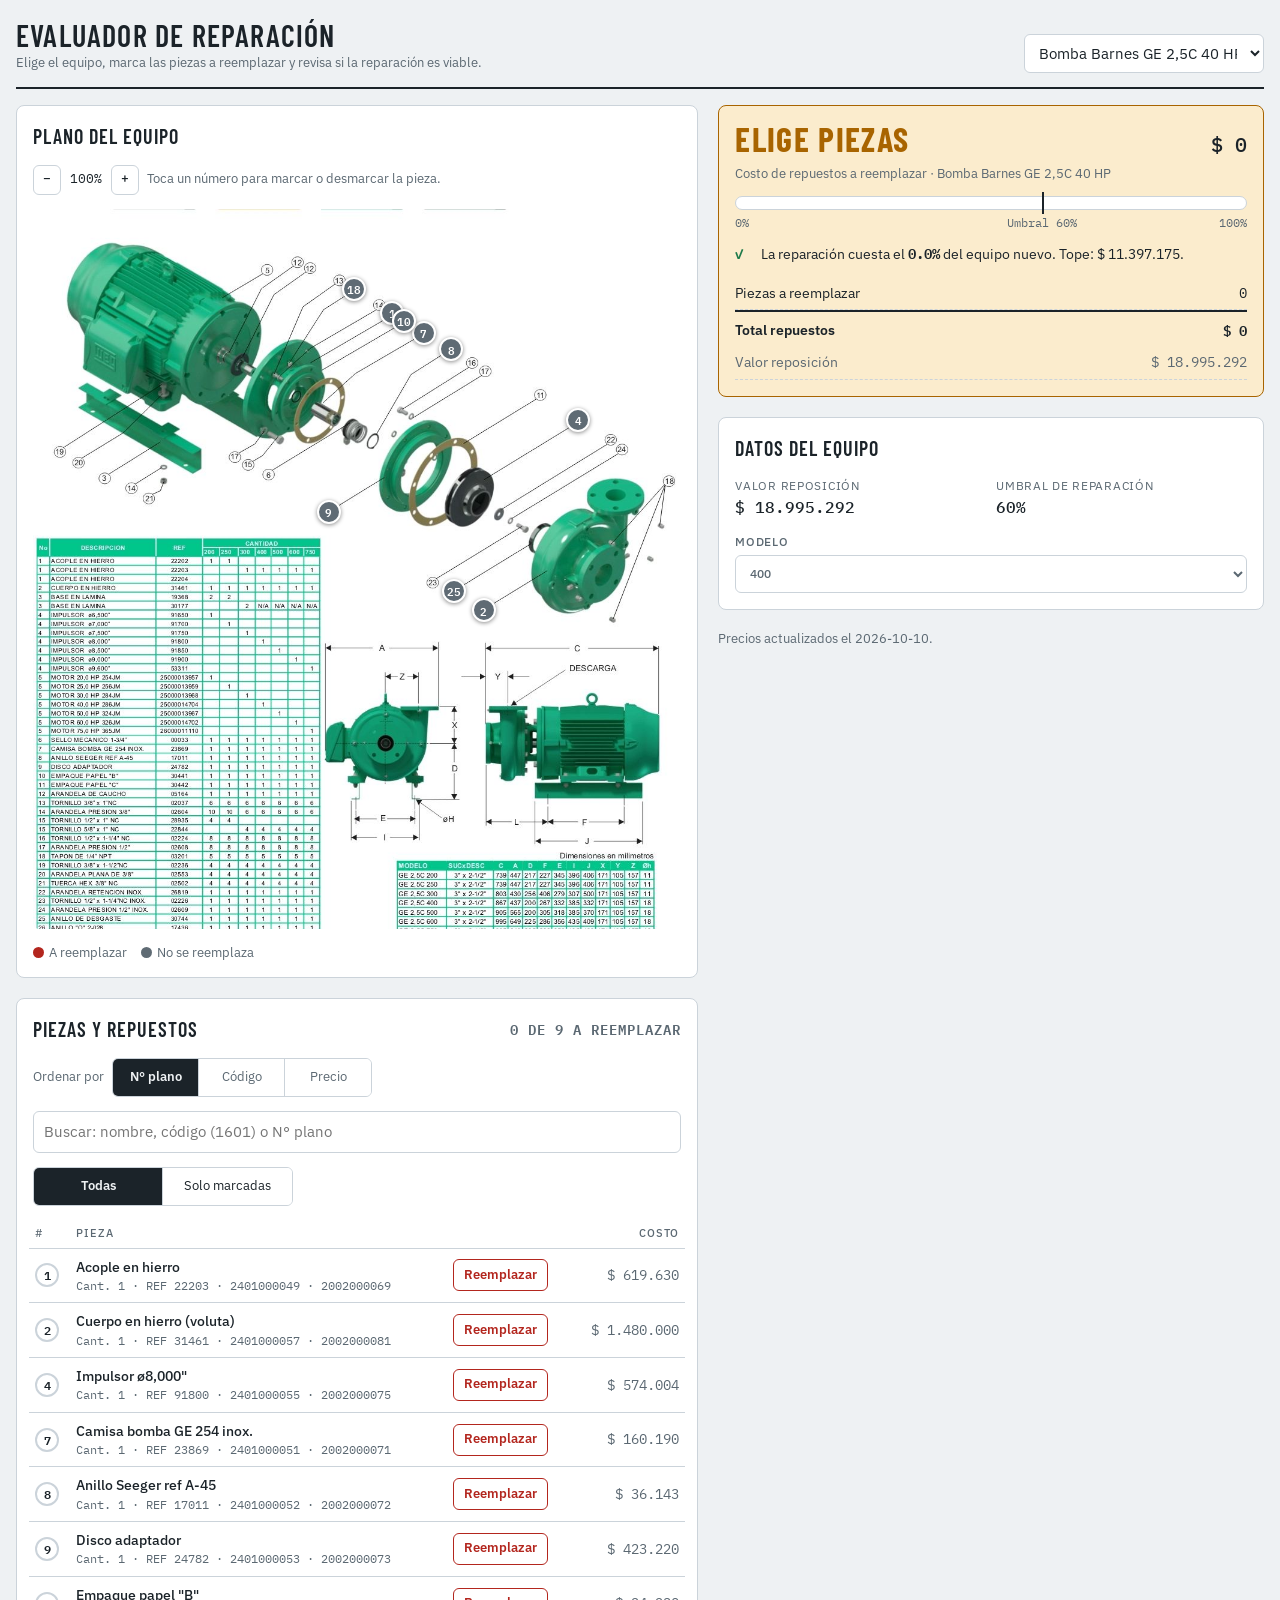
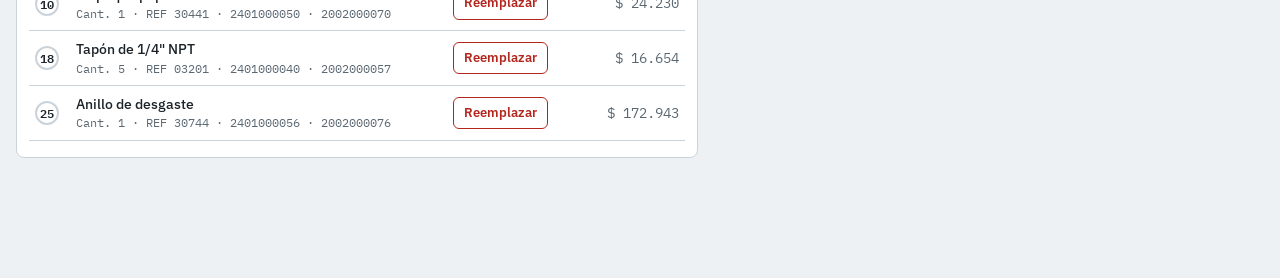
<file: index.html>
<!doctype html>
<html lang="es">
<head>
<meta charset="utf-8">
<meta name="viewport" content="width=device-width,initial-scale=1,viewport-fit=cover">
<title>Evaluador de Reparación</title>
<meta name="description" content="Marca las piezas a reemplazar y revisa si la reparación del equipo es viable.">
<meta name="theme-color" content="#1f5f8b">
<link rel="manifest" href="manifest.webmanifest">
<link rel="icon" type="image/png" href="icono-192.png">
<link rel="apple-touch-icon" href="icono-192.png">
<link rel="preconnect" href="https://fonts.googleapis.com">
<link rel="preconnect" href="https://fonts.gstatic.com" crossorigin>
<link rel="stylesheet" href="https://fonts.googleapis.com/css2?family=Barlow+Condensed:wght@500;600;700&family=IBM+Plex+Sans:wght@400;500;600&family=IBM+Plex+Mono:wght@400;500&display=swap">
<link rel="stylesheet" href="estilos.css">
</head>
<body>
<div class="wrap">
  <header class="top">
    <div>
      <h1>Evaluador de Reparación</h1>
      <p>Elige el equipo, marca las piezas a reemplazar y revisa si la reparación es viable.</p>
    </div>
    <div class="eqbar"><select id="eqSelect" aria-label="Equipo"></select></div>
  </header>
  <div id="loading" class="loading">Cargando equipos…</div>
  <div id="error" class="errbox" hidden></div>

  <div class="grid" id="main" hidden>
    <div class="col">
      <section class="panel">
        <h2><span>Plano del equipo</span></h2>
        <div class="stage-tools">
          <span class="zoom"><button class="btn sm" id="zOut" aria-label="Alejar">−</button><span class="num" id="zLbl">100%</span><button class="btn sm" id="zIn" aria-label="Acercar">+</button></span>
          <span class="hint">Toca un número para marcar o desmarcar la pieza.</span>
        </div>
        <div class="stage" id="stage"></div>
        <div class="legend">
          <span><i style="background:var(--bad)"></i>A reemplazar</span>
          <span><i style="background:#5f6b74"></i>No se reemplaza</span>
        </div>
      </section>

      <section class="panel">
        <h2><span>Piezas y repuestos</span><span class="muted num" id="partCount" style="font-size:14px"></span></h2>
        <div style="display:flex;align-items:center;gap:8px;flex-wrap:wrap;font-size:13px" class="muted">Ordenar por
          <div class="seg seg3" id="sortSeg"><button type="button" data-s="tag">N° plano</button><button type="button" data-s="code">Código</button><button type="button" data-s="price">Precio</button></div>
          <button class="btn sm" id="btnClearSel">Desmarcar todo</button>
        </div>
        <div class="search">
          <input type="search" id="q" placeholder="Buscar: nombre, código (1601) o N° plano" autocomplete="off" aria-label="Buscar repuesto">
          <button type="button" class="btn sm" id="qClear" hidden>Limpiar</button>
        </div>
        <div class="seg" id="viewSeg" style="max-width:260px"><button type="button" data-v="all">Todas</button><button type="button" data-v="sel">Solo marcadas</button></div>
        <div class="tablewrap">
          <table>
            <thead><tr><th>#</th><th>Pieza</th><th></th><th class="r">Costo</th></tr></thead>
            <tbody id="partRows"></tbody>
          </table>
        </div>
      </section>
    </div>

    <div class="col">
      <section class="verdict" id="verdict" aria-live="polite"></section>
      <section class="panel">
        <h2>Datos del equipo</h2>
        <div class="row" id="infoView"></div>
        <label class="f" id="modelWrap" hidden>Modelo<select id="eqModel"></select></label>
      </section>
      <section class="panel" id="regPanel" hidden>
        <h2>Registrar reparación</h2>
        <div class="row">
          <label class="f" style="grid-column:1/-1">Centro de trabajo<select id="rCentro"></select></label>
          <label class="f">N° de activo<input type="text" id="rActivo" list="activosList" autocomplete="off" placeholder="Ej.: 10012345"></label>
          <datalist id="activosList"></datalist>
          <label class="f">OT / aviso SAP<input type="text" id="rOT" autocomplete="off"></label>
          <label class="f">Responsable<input type="text" id="rResp" autocomplete="name"></label>
          <label class="f">Decisión<select id="rDec"><option>Reparar</option><option>Reemplazar equipo</option><option>Pendiente</option></select></label>
          <label class="f" style="grid-column:1/-1">Observaciones<textarea id="rObs" rows="2"></textarea></label>
        </div>
        <div style="display:flex;gap:8px;flex-wrap:wrap;align-items:center">
          <button class="btn primary" id="btnSave">Guardar en historial</button>
          <button class="btn" id="btnHist">Ver historial del activo</button>
          <span class="hint" id="rMsg"></span>
        </div>
      </section>
      <section class="panel" id="expPanel" hidden>
        <h2>Historial de costos</h2>
        <p class="hint" style="margin:0">Descarga en Excel todas las reparaciones registradas, con resumen por activo y por centro de trabajo.</p>
        <div class="row">
          <label class="f">Centro de trabajo<select id="xCentro"></select></label>
          <label class="f">Equipo<select id="xEquipo"></select></label>
          <label class="f">Desde<input type="date" id="xDesde"></label>
          <label class="f">Hasta<input type="date" id="xHasta"></label>
        </div>
        <div style="display:flex;gap:8px;flex-wrap:wrap;align-items:center">
          <button class="btn primary" id="btnExport">Descargar historial (Excel)</button>
          <span class="hint" id="xMsg"></span>
        </div>
      </section>
      <section class="panel" id="histPanel" hidden>
        <h2><span>Historial del activo</span><span class="muted num" id="histTitle" style="font-size:14px"></span></h2>
        <div class="breakdown" id="histSum"></div>
        <div class="tablewrap"><table><thead><tr><th>Fecha</th><th>Detalle</th><th style="text-align:right">Total</th></tr></thead><tbody id="histRows"></tbody></table></div>
      </section>
      <p class="hint" id="updatedLbl" style="margin:0"></p>
    </div>
  </div>
</div>
<div class="dock" id="dock"></div>
<script src="app.js"></script>
</body>
</html>
</file>
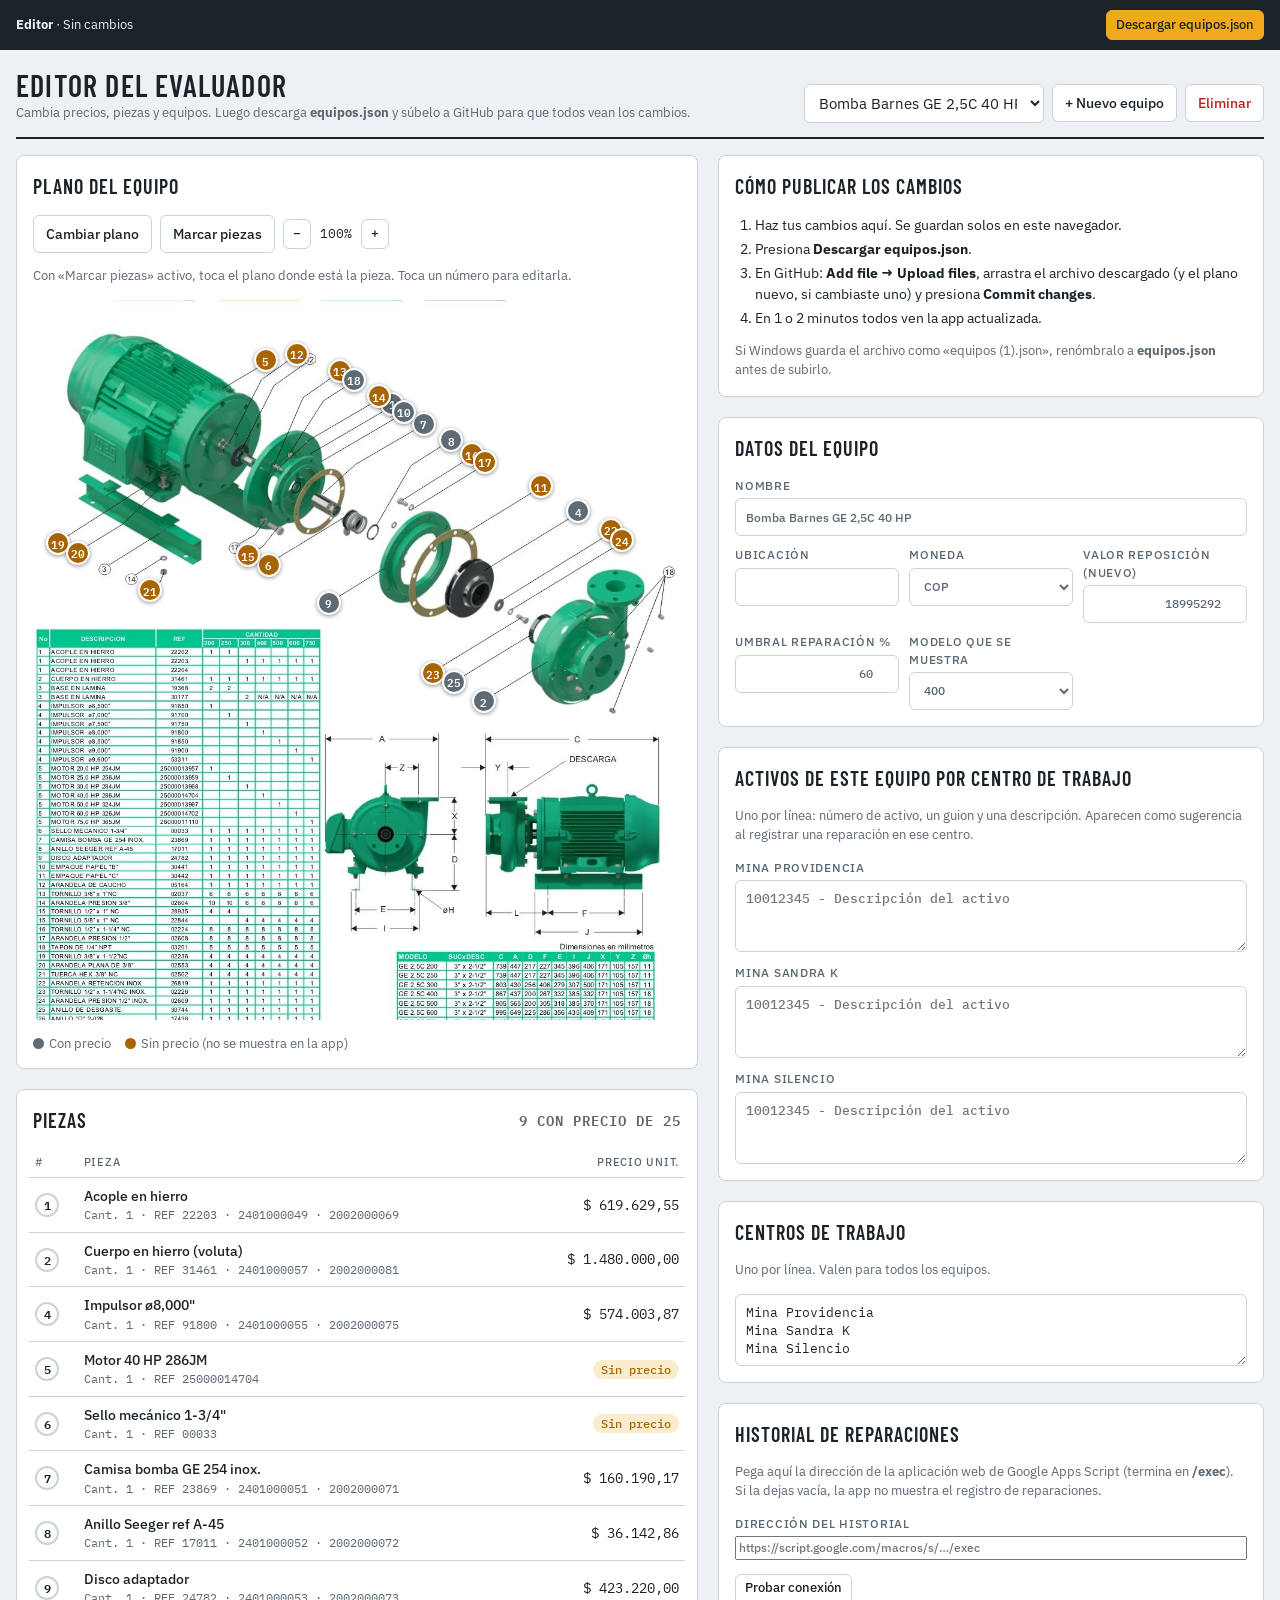
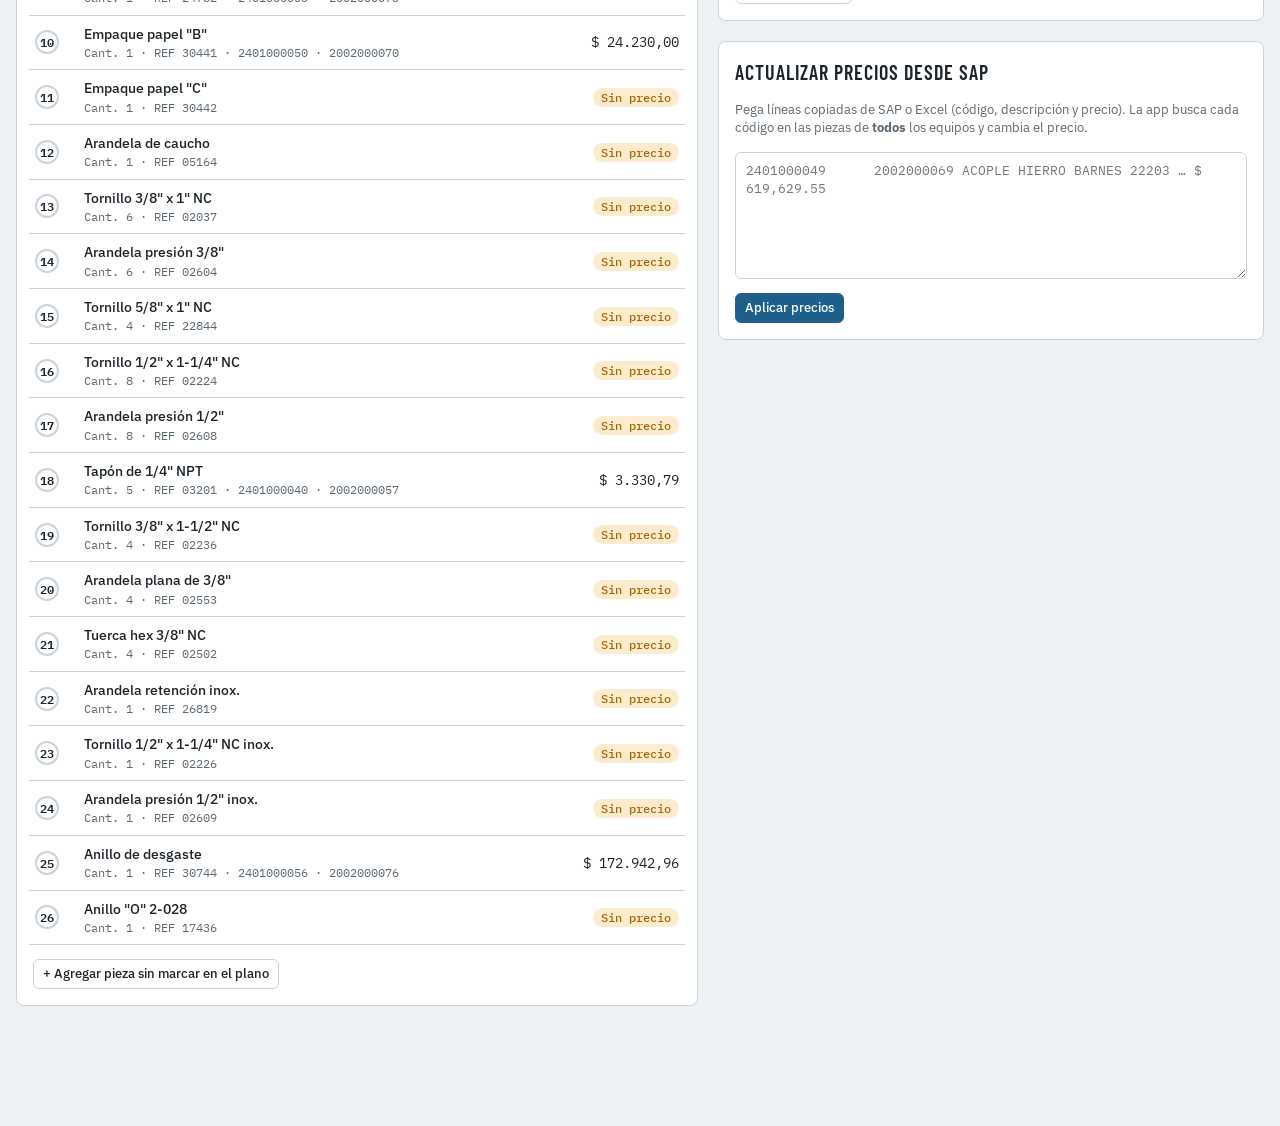
<file: editor.html>
<!doctype html>
<html lang="es">
<head>
<meta charset="utf-8">
<meta name="viewport" content="width=device-width,initial-scale=1,viewport-fit=cover">
<title>Editor del Evaluador</title>
<meta name="robots" content="noindex">
<link rel="icon" type="image/png" href="icono-192.png">
<link rel="preconnect" href="https://fonts.googleapis.com">
<link rel="preconnect" href="https://fonts.gstatic.com" crossorigin>
<link rel="stylesheet" href="https://fonts.googleapis.com/css2?family=Barlow+Condensed:wght@500;600;700&family=IBM+Plex+Sans:wght@400;500;600&family=IBM+Plex+Mono:wght@400;500&display=swap">
<link rel="stylesheet" href="estilos.css">
<style>
.edbar{position:sticky;top:0;z-index:30;display:flex;flex-wrap:wrap;align-items:center;justify-content:space-between;gap:8px;margin-inline:-16px;padding:10px 16px;background:var(--fg);color:var(--bg);font-size:13px}
.edbar .btn{background:transparent;color:var(--bg);border-color:var(--muted)}
.edbar .btn.primary{background:var(--mark);color:var(--mark-fg);border-color:var(--mark)}
.steps{margin:0;padding-left:20px;font-size:14px;display:flex;flex-direction:column;gap:4px}
.pin.a-np{background:var(--warn);color:#fff}
textarea{font-family:var(--f-mono);font-size:12.5px}
.result{font-size:13px;white-space:pre-wrap;background:var(--sunk);padding:10px;border-radius:6px;max-height:220px;overflow:auto}
</style>
</head>
<body>
<div class="edbar">
  <div><b>Editor</b> · <span id="dirtyLbl">Sin cambios</span></div>
  <div style="display:flex;gap:6px;flex-wrap:wrap">
    <button class="btn sm" id="btnDiscard" hidden>Descartar cambios</button>
    <button class="btn sm primary" id="btnDownload">Descargar equipos.json</button>
  </div>
</div>
<div class="wrap">
  <header class="top">
    <div>
      <h1>Editor del Evaluador</h1>
      <p>Cambia precios, piezas y equipos. Luego descarga <b>equipos.json</b> y súbelo a GitHub para que todos vean los cambios.</p>
    </div>
    <div class="eqbar">
      <select id="eqSelect" aria-label="Equipo"></select>
      <button class="btn" id="btnNew">+ Nuevo equipo</button>
      <button class="btn danger" id="btnDel">Eliminar</button>
    </div>
  </header>
  <div id="delConfirm" class="confirm" hidden style="margin-bottom:12px">
    <span>¿Eliminar este equipo y todas sus piezas?</span>
    <button class="btn sm danger" id="delYes">Sí, eliminar</button>
    <button class="btn sm" id="delNo">Cancelar</button>
  </div>
  <div id="loading" class="loading">Cargando equipos…</div>
  <div id="error" class="errbox" hidden></div>

  <div class="grid" id="main" hidden>
    <div class="col">
      <section class="panel">
        <h2>Plano del equipo</h2>
        <div class="stage-tools">
          <label class="btn" for="imgFile">Cambiar plano</label>
          <input type="file" id="imgFile" accept="image/*" hidden>
          <button class="btn" id="btnMark">Marcar piezas</button>
          <span class="zoom"><button class="btn sm" id="zOut" aria-label="Alejar">−</button><span class="num" id="zLbl">100%</span><button class="btn sm" id="zIn" aria-label="Acercar">+</button></span>
        </div>
        <p class="hint" style="margin:0">Con «Marcar piezas» activo, toca el plano donde está la pieza. Toca un número para editarla.</p>
        <div class="notice" id="imgNotice" hidden></div>
        <div class="stage" id="stage"></div>
        <div class="legend">
          <span><i style="background:#5f6b74"></i>Con precio</span>
          <span><i style="background:var(--warn)"></i>Sin precio (no se muestra en la app)</span>
        </div>
      </section>

      <section class="panel">
        <h2><span>Piezas</span><span class="muted num" id="partCount" style="font-size:14px"></span></h2>
        <div class="tablewrap">
          <table>
            <thead><tr><th>#</th><th>Pieza</th><th class="r">Precio unit.</th></tr></thead>
            <tbody id="partRows"></tbody>
          </table>
        </div>
        <div><button class="btn sm" id="btnAddNoPin">+ Agregar pieza sin marcar en el plano</button></div>
      </section>
    </div>

    <div class="col">
      <section class="panel">
        <h2>Cómo publicar los cambios</h2>
        <ol class="steps">
          <li>Haz tus cambios aquí. Se guardan solos en este navegador.</li>
          <li>Presiona <b>Descargar equipos.json</b>.</li>
          <li>En GitHub: <b>Add file → Upload files</b>, arrastra el archivo descargado (y el plano nuevo, si cambiaste uno) y presiona <b>Commit changes</b>.</li>
          <li>En 1 o 2 minutos todos ven la app actualizada.</li>
        </ol>
        <p class="hint" style="margin:0">Si Windows guarda el archivo como «equipos (1).json», renómbralo a <b>equipos.json</b> antes de subirlo.</p>
      </section>

      <section class="panel">
        <h2>Datos del equipo</h2>
        <div class="row">
          <label class="f" style="grid-column:1/-1">Nombre<input type="text" id="eqName"></label>
          <label class="f">Ubicación<input type="text" id="eqLoc"></label>
          <label class="f">Moneda<select id="eqCur"><option>COP</option><option>USD</option><option>CLP</option><option>PEN</option><option>MXN</option><option>EUR</option></select></label>
          <label class="f">Valor reposición (nuevo)<input type="number" min="0" step="any" id="eqNew"></label>
          <label class="f">Umbral reparación %<input type="number" min="1" max="100" step="1" id="eqTh"></label>
          <label class="f" id="modelWrap" hidden>Modelo que se muestra<select id="eqModel"></select></label>
        </div>
      </section>

      <section class="panel">
        <h2>Activos de este equipo por centro de trabajo</h2>
        <p class="hint" style="margin:0">Uno por línea: número de activo, un guion y una descripción. Aparecen como sugerencia al registrar una reparación en ese centro.</p>
        <div id="actBox" style="display:flex;flex-direction:column;gap:12px"></div>
      </section>

      <section class="panel">
        <h2>Centros de trabajo</h2>
        <p class="hint" style="margin:0">Uno por línea. Valen para todos los equipos.</p>
        <textarea id="centrosTxt" rows="3"></textarea>
      </section>

      <section class="panel">
        <h2>Historial de reparaciones</h2>
        <p class="hint" style="margin:0">Pega aquí la dirección de la aplicación web de Google Apps Script (termina en <b>/exec</b>). Si la dejas vacía, la app no muestra el registro de reparaciones.</p>
        <label class="f">Dirección del historial<input type="url" id="hURL" placeholder="https://script.google.com/macros/s/…/exec"></label>
        <div style="display:flex;gap:8px;flex-wrap:wrap"><button class="btn sm" id="btnTest">Probar conexión</button><span class="hint" id="testMsg"></span></div>
      </section>

      <section class="panel">
        <h2>Actualizar precios desde SAP</h2>
        <p class="hint" style="margin:0">Pega líneas copiadas de SAP o Excel (código, descripción y precio). La app busca cada código en las piezas de <b>todos</b> los equipos y cambia el precio.</p>
        <textarea id="sapTxt" rows="6" placeholder="2401000049	2002000069 ACOPLE HIERRO BARNES 22203 …	$ 619,629.55"></textarea>
        <div><button class="btn sm primary" id="btnSap">Aplicar precios</button></div>
        <div class="result" id="sapRes" hidden></div>
      </section>
    </div>
  </div>
</div>
<div id="sheetHost"></div>

<script>
(function(){
const $=id=>document.getElementById(id);
const DKEY='evalrep.editor.draft.v1';
const uid=()=>Math.random().toString(36).slice(2,10);
function n(v){const x=parseFloat(v);return isFinite(x)?x:0}
const esc=s=>String(s??'').replace(/[&<>"]/g,c=>({'&':'&amp;','<':'&lt;','>':'&gt;','"':'&quot;'}[c]));
function money(v,cur){try{return new Intl.NumberFormat('es-CO',{style:'currency',currency:cur||'COP',maximumFractionDigits:2}).format(v)}catch(e){return String(v)}}
const ls={get(k){try{const r=localStorage.getItem(k);return r?JSON.parse(r):null}catch(e){return null}},set(k,v){try{localStorage.setItem(k,JSON.stringify(v));return true}catch(e){return false}},del(k){try{localStorage.removeItem(k)}catch(e){}}};
let ORIG=null,D=null,cur=null,dirty=false,marking=false,zoom=1;
const imgPreview={}; // id equipo -> {url,name}
const eq=()=>D.equipos.find(e=>e.id===cur)||D.equipos[0];
const modelOf=e=>e.modelos?e.modelo:null;
function qtyOf(p,e){const m=modelOf(e);return (m&&p.cantidadPorModelo)?n(p.cantidadPorModelo[m]):n(p.cantidad)}
function inModel(p,e){const m=modelOf(e);return !(m&&p.cantidadPorModelo)||n(p.cantidadPorModelo[m])>0}
const tagNum=p=>{const x=parseFloat(p.plano);return isFinite(x)?x:1e9};
let tt;function toast(m){let t=document.querySelector('.toast');if(!t){t=document.createElement('div');t.className='toast';document.body.appendChild(t)}t.textContent=m;t.hidden=false;clearTimeout(tt);tt=setTimeout(()=>t.hidden=true,4000)}

function changed(){dirty=true;ls.set(DKEY,D);renderBar()}
function renderBar(){$('dirtyLbl').textContent=dirty?'Hay cambios sin descargar':'Sin cambios';$('btnDiscard').hidden=!dirty}
function renderSelect(){$('eqSelect').innerHTML=D.equipos.map(e=>`<option value="${esc(e.id)}" ${e.id===eq().id?'selected':''}>${esc(e.nombre)}</option>`).join('')}
function renderInfo(){
  const e=eq();
  const map={eqName:'nombre',eqLoc:'ubicacion',eqCur:'moneda',eqNew:'valorReposicion',eqTh:'umbral'};
  for(const [id,k] of Object.entries(map))if(document.activeElement!==$(id))$(id).value=e[k]??'';
  $('modelWrap').hidden=!e.modelos;
  renderAct();
  if(document.activeElement!==$('centrosTxt'))$('centrosTxt').value=centros().join('\n');
  if(document.activeElement!==$('hURL'))$('hURL').value=D.historialURL||'';
  if(e.modelos)$('eqModel').innerHTML=e.modelos.map(x=>`<option ${x===e.modelo?'selected':''}>${esc(x)}</option>`).join('');
}
function imgSrc(e){return imgPreview[e.id]?imgPreview[e.id].url:e.plano}
function renderStage(){
  const e=eq(),st=$('stage');
  st.classList.toggle('marking',marking);
  $('btnMark').classList.toggle('on',marking);
  $('btnMark').textContent=marking?'Marcando… (toca para terminar)':'Marcar piezas';
  $('zLbl').textContent=Math.round(zoom*100)+'%';
  const ip=imgPreview[e.id];
  $('imgNotice').hidden=!ip;
  if(ip)$('imgNotice').innerHTML=`Plano nuevo: sube también <b>${esc(ip.name)}</b> a GitHub junto con equipos.json. <button class="btn sm" id="btnImgDl">Descargar plano</button>`;
  if(!e.plano&&!ip){st.innerHTML='<div class="empty-stage">Sin plano. Usa «Cambiar plano» para subir una foto o dibujo del equipo.</div>';return}
  const pins=e.piezas.filter(p=>inModel(p,e)&&p.x!=null).map(p=>`<button class="pin ${n(p.precio)>0?'a-ok':'a-np'}" style="left:${n(p.x)}%;top:${n(p.y)}%" data-id="${esc(p.id)}">${esc(p.plano||'•')}</button>`).join('');
  st.innerHTML=`<div class="canvas" style="width:${zoom*100}%"><img src="${esc(imgSrc(e))}" onerror="if(!this.dataset.f){this.dataset.f=1;this.src=this.getAttribute('src').split('/').pop()}" alt="Plano" draggable="false">${pins}</div>`;
}
function renderParts(){
  const e=eq(),vis=e.piezas.filter(p=>inModel(p,e)).sort((a,b)=>tagNum(a)-tagNum(b));
  const priced=vis.filter(p=>n(p.precio)>0).length;
  $('partCount').textContent=`${priced} con precio de ${vis.length}`;
  $('partRows').innerHTML=vis.length?vis.map(p=>`<tr class="part" data-id="${esc(p.id)}">
    <td><span class="badge" style="border-color:var(--line)">${esc(p.plano||'·')}</span></td>
    <td><div class="pname">${esc(p.nombre||'Sin nombre')}</div><div class="psub">Cant. ${qtyOf(p,e)}${p.codigo?' · '+esc(p.codigo):''}</div></td>
    <td class="r num">${n(p.precio)>0?money(n(p.precio),e.moneda):'<span class="chip noprice">Sin precio</span>'}</td></tr>`).join('')
    :'<tr><td colspan="3" class="muted" style="padding:18px 6px">Sin piezas. Activa «Marcar piezas» y toca el plano.</td></tr>';
}
function renderAll(){renderBar();renderSelect();renderInfo();renderStage();renderParts()}

function openSheet(p,isNew){
  const e=eq(),m=modelOf(e);
  $('sheetHost').innerHTML=`<div class="sheet-bg" id="sheetBg"><form class="sheet" id="sheetForm">
    <h3>${isNew?'Nueva pieza':'Pieza '+esc(p.plano||'')}</h3>
    <div class="row"><label class="f">N° plano<input type="text" id="pTag" value="${esc(p.plano)}"></label>
    <label class="f">N° de parte / SAP<input type="text" id="pCode" value="${esc(p.codigo)}"></label></div>
    <label class="f">Nombre de la pieza<input type="text" id="pName" value="${esc(p.nombre)}" required></label>
    <div class="row"><label class="f">Cantidad${m&&p.cantidadPorModelo?' (modelo '+esc(m)+')':''}<input type="number" id="pQty" min="0" step="any" value="${qtyOf(p,e)}"></label>
    <label class="f">Precio unitario<input type="number" id="pPrice" min="0" step="any" value="${n(p.precio)||''}"></label></div>
    <p class="hint" style="margin:0">Sin precio, la pieza no aparece en la app.</p>
    <div id="pDelC" class="confirm" hidden><span>¿Eliminar esta pieza?</span><button type="button" class="btn sm danger" id="pDelY">Eliminar</button><button type="button" class="btn sm" id="pDelN">No</button></div>
    <div class="sheet-actions"><div>${isNew?'':'<button type="button" class="btn danger" id="pDel">Eliminar</button>'}</div>
    <div style="display:flex;gap:8px"><button type="button" class="btn" id="pCancel">Cancelar</button><button type="submit" class="btn primary">Guardar</button></div></div>
  </form></div>`;
  const close=()=>{$('sheetHost').innerHTML=''};
  $('pCancel').onclick=close;$('sheetBg').addEventListener('click',ev=>{if(ev.target.id==='sheetBg')close()});
  if(!isNew){$('pDel').onclick=()=>{$('pDelC').hidden=false};$('pDelN').onclick=()=>{$('pDelC').hidden=true};
    $('pDelY').onclick=()=>{e.piezas=e.piezas.filter(x=>x!==p);changed();close();renderStage();renderParts()}}
  $('sheetForm').addEventListener('submit',ev=>{ev.preventDefault();
    const q=n($('pQty').value);
    if(m&&p.cantidadPorModelo)p.cantidadPorModelo[m]=q;else p.cantidad=q;
    Object.assign(p,{plano:$('pTag').value.trim(),codigo:$('pCode').value.trim(),nombre:$('pName').value.trim(),precio:n($('pPrice').value)});
    if(isNew)e.piezas.push(p);
    changed();close();renderStage();renderParts()});
  setTimeout(()=>$(isNew?'pTag':'pPrice').focus(),30);
}
const newPart=(x,y)=>({id:uid(),plano:'',nombre:'',codigo:'',cantidad:1,cantidadPorModelo:null,precio:0,x,y});

function download(name,blob){const a=document.createElement('a');a.href=URL.createObjectURL(blob);a.download=name;document.body.appendChild(a);a.click();setTimeout(()=>{URL.revokeObjectURL(a.href);a.remove()},1000)}
function slug(s){return String(s).toLowerCase().normalize('NFD').replace(/[̀-ͯ]/g,'').replace(/[^a-z0-9]+/g,'-').replace(/^-|-$/g,'')||'equipo'}

/* Eventos */
$('eqSelect').onchange=ev=>{cur=ev.target.value;marking=false;renderAll()};
$('eqModel').onchange=ev=>{eq().modelo=ev.target.value;changed();renderStage();renderParts()};
const fmap={eqName:'nombre',eqLoc:'ubicacion',eqCur:'moneda',eqNew:'valorReposicion',eqTh:'umbral'};
for(const [id,k] of Object.entries(fmap))$(id).addEventListener('input',()=>{const el=$(id);eq()[k]=el.type==='number'?n(el.value):el.value;changed();if(k==='nombre')renderSelect();if(k==='moneda')renderParts()});
function centros(){return (Array.isArray(D.centros)&&D.centros.length)?D.centros:['Mina Providencia','Mina Sandra K','Mina Silencio']}
const actLine=a=>a.numero+(a.descripcion?' - '+a.descripcion:'');
function renderAct(){
  if(document.activeElement&&document.activeElement.dataset&&document.activeElement.dataset.centro!==undefined)return;
  const e=eq(),cs=centros(),acts=e.activos||[];
  const groups=cs.map(c=>({c,items:acts.filter(a=>a.centro===c)}));
  const loose=acts.filter(a=>!cs.includes(a.centro));
  if(loose.length)groups.push({c:'',items:loose});
  $('actBox').innerHTML=groups.map(g=>`<label class="f">${g.c?esc(g.c):'Sin centro asignado'}<textarea rows="3" data-centro="${esc(g.c)}" placeholder="10012345 - Descripción del activo">${esc(g.items.map(actLine).join('\n'))}</textarea></label>`).join('');
}
$('actBox').addEventListener('input',()=>{
  const all=[];
  $('actBox').querySelectorAll('textarea').forEach(t=>{const c=t.dataset.centro;
    t.value.split(/\r?\n/).map(l=>l.trim()).filter(Boolean).forEach(l=>{const i=l.indexOf(' - ');
      all.push(i<0?{numero:l.toUpperCase(),descripcion:'',centro:c}:{numero:l.slice(0,i).trim().toUpperCase(),descripcion:l.slice(i+3).trim(),centro:c})})});
  eq().activos=all;changed()});
$('actBox').addEventListener('focusout',()=>setTimeout(renderAct,0));
$('centrosTxt').addEventListener('input',()=>{D.centros=$('centrosTxt').value.split(/\r?\n/).map(l=>l.trim()).filter(Boolean);changed()});
$('centrosTxt').addEventListener('change',renderAct);
$('hURL').addEventListener('input',()=>{D.historialURL=$('hURL').value.trim();changed()});
$('btnTest').onclick=async()=>{const u=$('hURL').value.trim();if(!u){$('testMsg').textContent='Pega primero la dirección.';return}
  $('testMsg').textContent='Probando…';
  try{const r=await fetch(u+(u.includes('?')?'&':'?')+'activo=__prueba__',{cache:'no-store'});const d=await r.json();$('testMsg').textContent=d.ok?'Conexión correcta.':'Respondió, pero no como se esperaba.'}
  catch(e){$('testMsg').textContent='No responde. Revisa que la implementación tenga acceso «Cualquier usuario».'}};
$('zIn').onclick=()=>{zoom=Math.min(3,zoom+0.5);renderStage()};
$('zOut').onclick=()=>{zoom=Math.max(1,zoom-0.5);renderStage()};
$('btnMark').onclick=()=>{if(!eq().plano&&!imgPreview[eq().id]){toast('Primero sube un plano.');return}marking=!marking;renderStage()};
$('btnAddNoPin').onclick=()=>openSheet(newPart(null,null),true);
$('stage').addEventListener('click',ev=>{
  if(ev.target.id==='btnImgDl'){const ip=imgPreview[eq().id];download(ip.name,ip.blob);return}
  const pin=ev.target.closest('.pin'),e=eq();
  if(pin){openSheet(e.piezas.find(p=>p.id===pin.dataset.id),false);return}
  if(!marking)return;const img=$('stage').querySelector('img');if(!img)return;
  const r=img.getBoundingClientRect(),x=(ev.clientX-r.left)/r.width*100,y=(ev.clientY-r.top)/r.height*100;
  if(x<0||x>100||y<0||y>100)return;openSheet(newPart(+x.toFixed(2),+y.toFixed(2)),true);
});
$('imgNotice').addEventListener('click',ev=>{if(ev.target.id==='btnImgDl'){const ip=imgPreview[eq().id];download(ip.name,ip.blob)}});
$('partRows').addEventListener('click',ev=>{const tr=ev.target.closest('tr.part');if(tr)openSheet(eq().piezas.find(p=>p.id===tr.dataset.id),false)});
$('imgFile').addEventListener('change',ev=>{
  const f=ev.target.files[0];if(!f)return;const e=eq();
  const im=new Image();im.onload=()=>{
    const k=Math.min(1,1600/Math.max(im.width,im.height)),c=document.createElement('canvas');
    c.width=Math.round(im.width*k);c.height=Math.round(im.height*k);c.getContext('2d').drawImage(im,0,0,c.width,c.height);
    c.toBlob(b=>{const name=slug(e.nombre)+'.jpg';imgPreview[e.id]={blob:b,url:URL.createObjectURL(b),name};e.plano=name;changed();marking=true;renderStage();toast('Plano cargado. Toca cada pieza para marcarla.')},'image/jpeg',0.85);
  };im.onerror=()=>toast('No se pudo leer la imagen. Usa JPG o PNG.');im.src=URL.createObjectURL(f);ev.target.value='';
});
$('btnNew').onclick=()=>{const e={id:uid(),nombre:'Equipo nuevo',ubicacion:'',moneda:'COP',valorReposicion:0,umbral:60,modelos:null,modelo:null,plano:'',piezas:[]};D.equipos.push(e);cur=e.id;changed();renderAll();$('eqName').focus();$('eqName').select()};
$('btnDel').onclick=()=>{$('delConfirm').hidden=false};
$('delNo').onclick=()=>{$('delConfirm').hidden=true};
$('delYes').onclick=()=>{D.equipos=D.equipos.filter(e=>e.id!==eq().id);cur=D.equipos[0]&&D.equipos[0].id;$('delConfirm').hidden=true;changed();renderAll()};
$('btnDiscard').onclick=()=>{D=JSON.parse(JSON.stringify(ORIG));ls.del(DKEY);dirty=false;renderAll();toast('Cambios descartados.')};
$('btnDownload').onclick=()=>{
  const out=JSON.parse(JSON.stringify(D));out.actualizado=new Date().toISOString().slice(0,10);
  download('equipos.json',new Blob([JSON.stringify(out,null,1)],{type:'application/json'}));
  const pend=Object.values(imgPreview);
  toast(pend.length?'Descargado. Sube equipos.json y el plano nuevo a GitHub.':'Descargado. Súbelo a GitHub con Add file → Upload files.');
};
$('btnSap').onclick=()=>{
  const lines=$('sapTxt').value.split(/\r?\n/).map(s=>s.trim()).filter(Boolean);
  let ok=[],miss=[];
  for(const line of lines){
    const pm=line.match(/\$\s*([\d.,]+)\s*$/)||line.match(/([\d][\d.,]*)\s*$/);
    if(!pm){miss.push(line.slice(0,60)+' (sin precio)');continue}
    let raw=pm[1];
    // 1,234,567.89 o 1.234.567,89
    if(/,\d{1,2}$/.test(raw))raw=raw.replace(/\./g,'').replace(',','.');else raw=raw.replace(/,/g,'');
    const price=parseFloat(raw);
    const codes=(line.replace(pm[0],'').match(/\b\d{6,}\b/g)||[]);
    let hits=[];
    for(const e of D.equipos)for(const p of e.piezas){const c=String(p.codigo||'');if(codes.some(k=>c.includes(k)))hits.push([e,p])}
    if(!hits.length){miss.push(line.slice(0,70));continue}
    hits.forEach(([e,p])=>{const old=n(p.precio);p.precio=price;ok.push(`${e.nombre} · ${p.plano} ${p.nombre}: ${money(old,e.moneda)} → ${money(price,e.moneda)}`)});
  }
  if(ok.length)changed();
  $('sapRes').hidden=false;
  $('sapRes').textContent=`Actualizadas: ${ok.length}\n`+ok.join('\n')+(miss.length?`\n\nNo encontradas (${miss.length}). Agrégalas como pieza nueva o revisa el código:\n`+miss.join('\n'):'');
  renderParts();renderStage();
};
document.addEventListener('keydown',ev=>{if(ev.key==='Escape')$('sheetHost').innerHTML=''});

const getJSON=u=>fetch(u,{cache:'no-store'}).then(r=>{if(!r.ok)throw new Error('HTTP '+r.status+' en '+u);return r.json()});
getJSON('equipos.json').catch(()=>getJSON('datos/equipos.json')).then(d=>{
  d.equipos.forEach(e=>{e.piezas=e.piezas||[];e.piezas.forEach(p=>{if(!p.id)p.id=uid()});if(e.plano)e.plano=e.plano.replace(/^planos\//,'')});
  ORIG=d;
  const draft=ls.get(DKEY);
  if(draft&&draft.equipos&&draft.actualizado===d.actualizado){D=draft;dirty=true}else{D=JSON.parse(JSON.stringify(d));if(draft)ls.del(DKEY)}
  cur=D.equipos[0]&&D.equipos[0].id;
  $('loading').hidden=true;$('main').hidden=false;renderAll();
}).catch(err=>{$('loading').hidden=true;$('error').hidden=false;$('error').textContent='No se pudo leer equipos.json ('+err.message+').'});
})();
</script>
</body>
</html>
</file>
<file: estilos.css>
/* Layout: hoja de trabajo de taller — plano del equipo con marcas a la izquierda, presupuesto y dictamen a la derecha; en teléfono se apila y el dictamen queda fijo abajo */
:root{
  --bg:#eef1f3; --surface:#ffffff; --sunk:#e3e8ec; --line:#cbd3da; --fg:#1b2329; --muted:#5b6872;
  --accent:#1f5f8b; --accent-fg:#ffffff; --mark:#f0a81c; --mark-fg:#1b2329;
  --ok:#1e7a4a; --ok-bg:#dff1e6; --warn:#a86400; --warn-bg:#fbeccd; --bad:#b3261e; --bad-bg:#f8dcd9;
  --shadow:0 1px 2px rgba(20,35,45,.08),0 4px 14px rgba(20,35,45,.06);
  --f-display:"Barlow Condensed","Arial Narrow",system-ui,sans-serif;
  --f-body:"IBM Plex Sans",system-ui,-apple-system,"Segoe UI",sans-serif;
  --f-mono:"IBM Plex Mono",ui-monospace,Menlo,Consolas,monospace;
}
@media (prefers-color-scheme: dark){:root:not([data-theme="light"]){
  --bg:#12171b; --surface:#1a2127; --sunk:#232c33; --line:#33404a; --fg:#e4e9ed; --muted:#93a1ac;
  --accent:#6fb1df; --accent-fg:#0d1418; --mark:#f3b43a; --mark-fg:#151a1e;
  --ok:#6fd39c; --ok-bg:#16331f; --warn:#f0b459; --warn-bg:#3a2a10; --bad:#ff8a80; --bad-bg:#3d1916;
  --shadow:0 1px 2px rgba(0,0,0,.4); color-scheme:dark}}
:root[data-theme="dark"]{
  --bg:#12171b; --surface:#1a2127; --sunk:#232c33; --line:#33404a; --fg:#e4e9ed; --muted:#93a1ac;
  --accent:#6fb1df; --accent-fg:#0d1418; --mark:#f3b43a; --mark-fg:#151a1e;
  --ok:#6fd39c; --ok-bg:#16331f; --warn:#f0b459; --warn-bg:#3a2a10; --bad:#ff8a80; --bad-bg:#3d1916;
  --shadow:0 1px 2px rgba(0,0,0,.4); color-scheme:dark}
*{box-sizing:border-box}
body{background:var(--bg);color:var(--fg);font-family:var(--f-body);font-size:15px;line-height:1.45;padding-inline:16px;padding-block:0 120px}
.wrap{max-width:1280px;margin:0 auto}
h1,h2,h3{font-family:var(--f-display);font-weight:600;letter-spacing:.01em;margin:0;text-wrap:balance}
.num,.mono{font-family:var(--f-mono);font-variant-numeric:tabular-nums}
button,input,select,textarea{font:inherit;color:inherit}
:focus-visible{outline:2px solid var(--accent);outline-offset:2px}

header.top{display:flex;flex-wrap:wrap;align-items:flex-end;justify-content:space-between;gap:12px;padding-block:20px 14px;border-bottom:2px solid var(--fg);margin-bottom:16px}
header.top h1{font-size:30px;line-height:1;text-transform:uppercase;letter-spacing:.04em}
header.top p{margin:4px 0 0;color:var(--muted);font-size:13px}
.eqbar{display:flex;flex-wrap:wrap;gap:8px;align-items:center}
.eqbar select{min-width:0;max-width:240px}

.btn{border:1px solid var(--line);background:var(--surface);border-radius:6px;padding:8px 12px;cursor:pointer;font-size:14px;font-weight:500;display:inline-flex;align-items:center;gap:6px;min-height:38px}
.btn:hover{border-color:var(--muted)}
.btn.primary{background:var(--accent);color:var(--accent-fg);border-color:var(--accent)}
.btn.on{background:var(--mark);color:var(--mark-fg);border-color:var(--mark)}
.btn.danger{color:var(--bad)}
.btn.sm{padding:4px 9px;min-height:30px;font-size:13px}
input[type=text],input[type=number],select,textarea{background:var(--surface);border:1px solid var(--line);border-radius:6px;padding:8px 10px;width:100%;min-height:38px}
input[type=number]{font-family:var(--f-mono);text-align:right}
label.f{display:flex;flex-direction:column;gap:4px;font-size:12px;color:var(--muted);text-transform:uppercase;letter-spacing:.06em;font-weight:500;min-width:0}
label.f span.h{text-transform:none;letter-spacing:0;font-size:11.5px}

.grid{display:grid;grid-template-columns:minmax(0,1.25fr) minmax(0,1fr);gap:20px;align-items:start}
@media (max-width:900px){.grid{grid-template-columns:minmax(0,1fr)}}
.panel{background:var(--surface);border:1px solid var(--line);border-radius:8px;padding:16px;display:flex;flex-direction:column;gap:14px;min-width:0}
.panel h2{font-size:20px;text-transform:uppercase;letter-spacing:.05em;display:flex;align-items:center;justify-content:space-between;gap:8px}
.col{display:flex;flex-direction:column;gap:20px;min-width:0}
.row{display:grid;grid-template-columns:repeat(auto-fit,minmax(130px,1fr));gap:10px}

/* Plano */
.stage-tools{display:flex;flex-wrap:wrap;gap:8px;align-items:center}
.hint{font-size:13px;color:var(--muted)}
.stage{position:relative;background:var(--sunk);border-radius:6px;overflow:auto;max-height:80vh;user-select:none;-webkit-user-select:none;touch-action:manipulation}
.stage img{display:block;width:100%;height:auto;max-width:100%}
.stage.marking{cursor:crosshair;outline:2px dashed var(--mark);outline-offset:-2px}
.pin{position:absolute;transform:translate(-50%,-50%);width:24px;height:24px;border-radius:50%;border:2px solid #fff;display:grid;place-items:center;font:600 11px var(--f-mono);cursor:pointer;box-shadow:0 1px 4px rgba(0,0,0,.45);padding:0}
.pin.a-rep{background:var(--bad);color:#fff}
.pin.a-rea{background:#d98a00;color:#1b1b1b}
.pin.a-ok{background:#5f6b74;color:#fff}
.pin.sel{outline:3px solid var(--mark);outline-offset:2px;z-index:2}
.canvas{position:relative;max-width:none}
.zoom{display:inline-flex;align-items:center;gap:4px}
.zoom .num{min-width:42px;text-align:center;font-size:13px}
button.chip{border:0;cursor:pointer}
.chip.noprice{background:var(--warn-bg);color:var(--warn)}
.empty-stage{padding:48px 16px;text-align:center;color:var(--muted)}
.legend{display:flex;flex-wrap:wrap;gap:14px;font-size:12.5px;color:var(--muted)}
.legend i{display:inline-block;width:11px;height:11px;border-radius:50%;margin-right:5px;vertical-align:-1px}

/* Lista de piezas */
.tablewrap{overflow-x:auto;margin-inline:-4px}
table{width:100%;border-collapse:collapse;font-size:14px}
th{font-size:11px;text-transform:uppercase;letter-spacing:.07em;color:var(--muted);font-weight:500;text-align:left;padding:6px 6px;border-bottom:1px solid var(--line);white-space:nowrap}
td{padding:8px 6px;border-bottom:1px solid var(--line);vertical-align:middle}
td.r,th.r{text-align:right}
tr.part{cursor:pointer}
tr.part:hover td{background:var(--sunk)}
tr.part.sel td{background:var(--warn-bg)}
.badge{display:inline-block;font:600 12px var(--f-mono);width:24px;height:24px;line-height:20px;text-align:center;border-radius:50%;border:2px solid transparent}
.chip{font-size:11.5px;padding:2px 8px;border-radius:999px;white-space:nowrap;font-weight:500}
.chip.a-rep{background:var(--bad-bg);color:var(--bad)}
.chip.a-rea{background:var(--warn-bg);color:var(--warn)}
.chip.a-ok{background:var(--sunk);color:var(--muted)}
.pname{font-weight:500}
.psub{font-size:12px;color:var(--muted);font-family:var(--f-mono)}
.muted{color:var(--muted)}

/* Dictamen */
.verdict{border-radius:8px;padding:16px;display:flex;flex-direction:column;gap:12px;border:1px solid var(--line)}
.verdict.ok{background:var(--ok-bg);border-color:var(--ok)}
.verdict.warn{background:var(--warn-bg);border-color:var(--warn)}
.verdict.bad{background:var(--bad-bg);border-color:var(--bad)}
.v-head{display:flex;align-items:baseline;justify-content:space-between;flex-wrap:wrap;gap:8px}
.v-label{font-family:var(--f-display);font-size:34px;font-weight:700;letter-spacing:.04em;text-transform:uppercase;line-height:1}
.ok .v-label{color:var(--ok)} .warn .v-label{color:var(--warn)} .bad .v-label{color:var(--bad)}
.v-total{font-family:var(--f-mono);font-size:20px;font-weight:500}
.meter{position:relative;height:14px;background:var(--surface);border-radius:7px;border:1px solid var(--line);overflow:visible}
.meter .fill{position:absolute;inset:0 auto 0 0;border-radius:7px}
.ok .meter .fill{background:var(--ok)} .warn .meter .fill{background:var(--warn)} .bad .meter .fill{background:var(--bad)}
.meter .th{position:absolute;top:-5px;bottom:-5px;width:2px;background:var(--fg)}
.meter-lbl{display:flex;justify-content:space-between;font-size:12px;color:var(--muted);font-family:var(--f-mono)}
.checks{display:flex;flex-direction:column;gap:6px;font-size:13.5px}
.checks div{display:flex;gap:8px;align-items:flex-start}
.checks b{font-family:var(--f-mono);font-weight:600;min-width:18px}
.pass{color:var(--ok)} .fail{color:var(--bad)}

.breakdown{display:flex;flex-direction:column;font-size:14px}
.breakdown div{display:flex;justify-content:space-between;gap:12px;padding:6px 0;border-bottom:1px dashed var(--line)}
.breakdown div.tot{border-bottom:none;border-top:2px solid var(--fg);font-weight:600;padding-top:8px}
.breakdown span:last-child{font-family:var(--f-mono);font-variant-numeric:tabular-nums}

/* Barra fija en teléfono */
.dock{position:fixed;left:0;right:0;bottom:0;padding:10px 16px calc(10px + env(safe-area-inset-bottom,0px));background:var(--surface);border-top:1px solid var(--line);display:none;align-items:center;justify-content:space-between;gap:10px;z-index:20;box-shadow:0 -4px 14px rgba(0,0,0,.08)}
.dock .v-label{font-size:24px}
@media (max-width:900px){.dock{display:flex}}

/* Hoja de pieza */
.sheet-bg{position:fixed;inset:0;background:rgba(10,16,20,.5);z-index:40;display:flex;align-items:flex-end;justify-content:center;padding:16px}
@media (min-width:700px){.sheet-bg{align-items:center}}
.sheet{background:var(--surface);border-radius:10px;width:100%;max-width:520px;max-height:90vh;overflow:auto;padding:18px;display:flex;flex-direction:column;gap:12px;box-shadow:var(--shadow)}
.sheet h3{font-size:22px;text-transform:uppercase;letter-spacing:.04em}
.rbtn{border:1.5px solid var(--bad);background:transparent;color:var(--bad);border-radius:6px;padding:5px 10px;font-size:13px;font-weight:600;cursor:pointer;white-space:nowrap;min-height:32px}
.rbtn[aria-pressed=true]{background:var(--bad);color:#fff}
.seg{display:grid;grid-template-columns:repeat(2,1fr);border:1px solid var(--line);border-radius:6px;overflow:hidden}
.seg button{border:0;background:var(--surface);padding:9px 4px;cursor:pointer;font-size:13px;border-right:1px solid var(--line)}
.seg button:last-child{border-right:0}
.seg button[aria-pressed=true]{background:var(--fg);color:var(--bg);font-weight:600}
.sheet-actions{display:flex;justify-content:space-between;gap:8px;flex-wrap:wrap}
.toast{position:fixed;left:50%;transform:translateX(-50%);bottom:calc(90px + env(safe-area-inset-bottom,0px));background:var(--fg);color:var(--bg);padding:10px 16px;border-radius:6px;font-size:14px;z-index:60;max-width:calc(100% - 32px)}
.confirm{display:flex;gap:8px;align-items:center;flex-wrap:wrap;font-size:13px;background:var(--bad-bg);color:var(--bad);padding:8px 10px;border-radius:6px}
details summary{cursor:pointer;font-size:13px;color:var(--muted)}
.example-tag{font-size:11px;background:var(--mark);color:var(--mark-fg);padding:2px 7px;border-radius:4px;font-weight:600;letter-spacing:.04em;text-transform:uppercase;vertical-align:middle}
@media (prefers-reduced-motion:reduce){*{transition:none!important;animation:none!important}}
.adminbar{position:sticky;top:env(safe-area-inset-top,0px);z-index:30;display:flex;flex-wrap:wrap;align-items:center;justify-content:space-between;gap:8px;margin-inline:-16px;padding:8px 16px;background:var(--fg);color:var(--bg);font-size:13px}
.adminbar .ab-l{display:flex;gap:8px;flex-wrap:wrap;align-items:baseline}
.adminbar .ab-r{display:flex;gap:6px;flex-wrap:wrap}
.adminbar .btn{background:transparent;color:var(--bg);border-color:var(--muted)}
.adminbar .btn.primary{background:var(--mark);color:var(--mark-fg);border-color:var(--mark)}
.adminbar .btn:disabled{opacity:.45;cursor:default}
.preview-bar{background:var(--accent);color:var(--accent-fg)}
.preview-bar .btn.primary{background:var(--accent-fg);color:var(--accent);border-color:var(--accent-fg)}
.notice{display:flex;gap:8px;align-items:center;flex-wrap:wrap;font-size:13px;background:var(--warn-bg);color:var(--warn);padding:8px 10px;border-radius:6px;margin-bottom:12px}
.kv{display:flex;flex-direction:column;gap:2px;font-size:12px;color:var(--muted);text-transform:uppercase;letter-spacing:.06em}
.kv b{font-size:16px;color:var(--fg);text-transform:none;letter-spacing:0;font-weight:500}
.pin.a-np{background:var(--warn);color:#fff}
body:not(.is-admin) .admin-only{display:none!important}
body.is-admin .viewer-only{display:none!important}
#importBox:not([hidden]){display:block}

.mcost{display:none;margin-top:4px;font-size:14px}
@media (max-width:600px){th.r,td.r{display:none}.mcost{display:block}}

.linkbtn{background:none;border:0;padding:0;color:var(--muted);font-size:12px;text-decoration:underline;cursor:pointer}

.meter-lbl .th-lbl{position:absolute;transform:translateX(-50%);white-space:nowrap;top:0}
.loading{padding:40px 0;text-align:center;color:var(--muted)}
.errbox{background:var(--bad-bg);color:var(--bad);padding:12px 14px;border-radius:8px;margin-block:16px}
html,body{-webkit-text-size-adjust:100%}
body{margin:0;padding-top:env(safe-area-inset-top,0px)}
img{max-width:100%}
[hidden]{display:none!important}

/* Buscador, orden y selección */
:root{--selrow:#f0c4bf;--selrow-fg:#4a0e0a;--selpin:#7f1710}
@media (prefers-color-scheme: dark){:root:not([data-theme="light"]){--selrow:#5c1c17;--selrow-fg:#ffe3df;--selpin:#ff6b5e}}
:root[data-theme="dark"]{--selrow:#5c1c17;--selrow-fg:#ffe3df;--selpin:#ff6b5e}
.search{display:flex;gap:8px;align-items:center}
.search input{flex:1;min-width:0;font-size:15px}
.seg3{grid-template-columns:repeat(3,1fr);min-width:260px}
tr.part.on td{background:var(--selrow);color:var(--selrow-fg)}
tr.part.on td:first-child{box-shadow:inset 5px 0 0 var(--bad)}
tr.part.on .psub,tr.part.on .muted{color:var(--selrow-fg);opacity:.85}
tr.part.on .pname{font-weight:700}
tr.part.on .badge{background:var(--bad);color:#fff;border-color:var(--bad)!important}
.pin.a-rep{background:var(--selpin);transform:translate(-50%,-50%) scale(1.18);z-index:3;box-shadow:0 0 0 3px rgba(255,255,255,.9),0 2px 6px rgba(0,0,0,.5)}
tr.grp td{background:var(--sunk);font:600 12px var(--f-mono);letter-spacing:.06em;color:var(--muted);padding:6px}
mark{background:var(--mark);color:var(--mark-fg);padding:0 1px;border-radius:2px}
.search input{background:var(--surface);border:1px solid var(--line);border-radius:6px;padding:8px 10px;min-height:42px}
</file>
